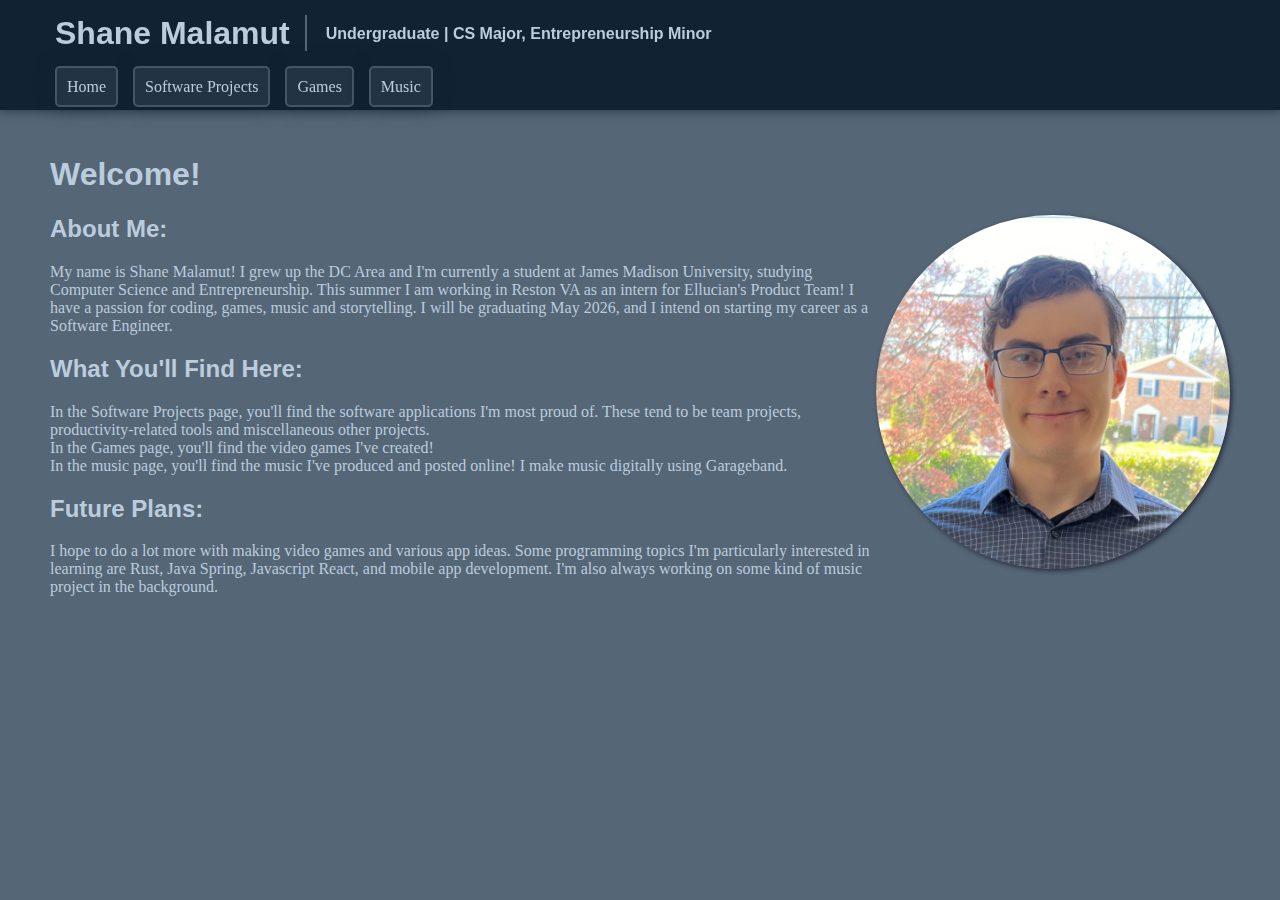
<file: index.html>
<!DOCTYPE html>
<html lang="en">
    <head>
        <link rel="stylesheet" href="css/style.css">
        <title>Shane Malamut | Portfolio</title>
        <meta name="viewport" content="width=device-width, initial-scale=1.0">
        <!-- <script src="./coi-serviceworker.js"></script> -->
    </head>
    <body>
        <header>
            <div class="title-block">
                <h1>Shane Malamut</h1>
                <h2>Undergraduate | CS Major, Entrepreneurship Minor</h2>
            </div>
            <!-- Navigation bar -->
            <nav>
                <ul>
                    <li><a href="index.html">Home</a></li>
                    <!-- <li><a href="pages/resume.html">Resume</a></li> -->
                    <li><a href="pages/software-projects.html">Software<span class="desktopOnly"> Projects</span></a></li>
                    <li><a href="pages/games.html">Games</a></li>
                    <li><a href="pages/music.html">Music</a></li>
                </ul>
            </nav>
        </header>
        <main>
            <h1>Welcome!</h1>
            <div class="headshot">
                <img src="./images/headshot.jpeg">
            </div>
            <h2>About Me:</h2>
            <p>My name is Shane Malamut! I grew up the DC Area and I'm currently a student at James Madison University, studying Computer Science and Entrepreneurship. This summer I am working in Reston VA as an intern for Ellucian's Product Team! I have a passion for coding, games, music and storytelling. I will be graduating May 2026, and I intend on starting my career as a Software Engineer.</p>
            <h2>What You'll Find Here:</h2>
            <p>In the Software Projects page, you'll find the software applications I'm most proud of. These tend to be team projects, productivity-related tools and miscellaneous other projects.
                <br>In the Games page, you'll find the video games I've created!
                <br>In the music page, you'll find the music I've produced and posted online! I make music digitally using Garageband.
            </p>
            <h2>Future Plans:</h2>
            <p>I hope to do a lot more with making video games and various app ideas. Some programming topics I'm particularly interested in learning are Rust, Java Spring, Javascript React, and mobile app development. I'm also always working on some kind of music project in the background.</p>
        </main>
    </body>
</html>
</file>
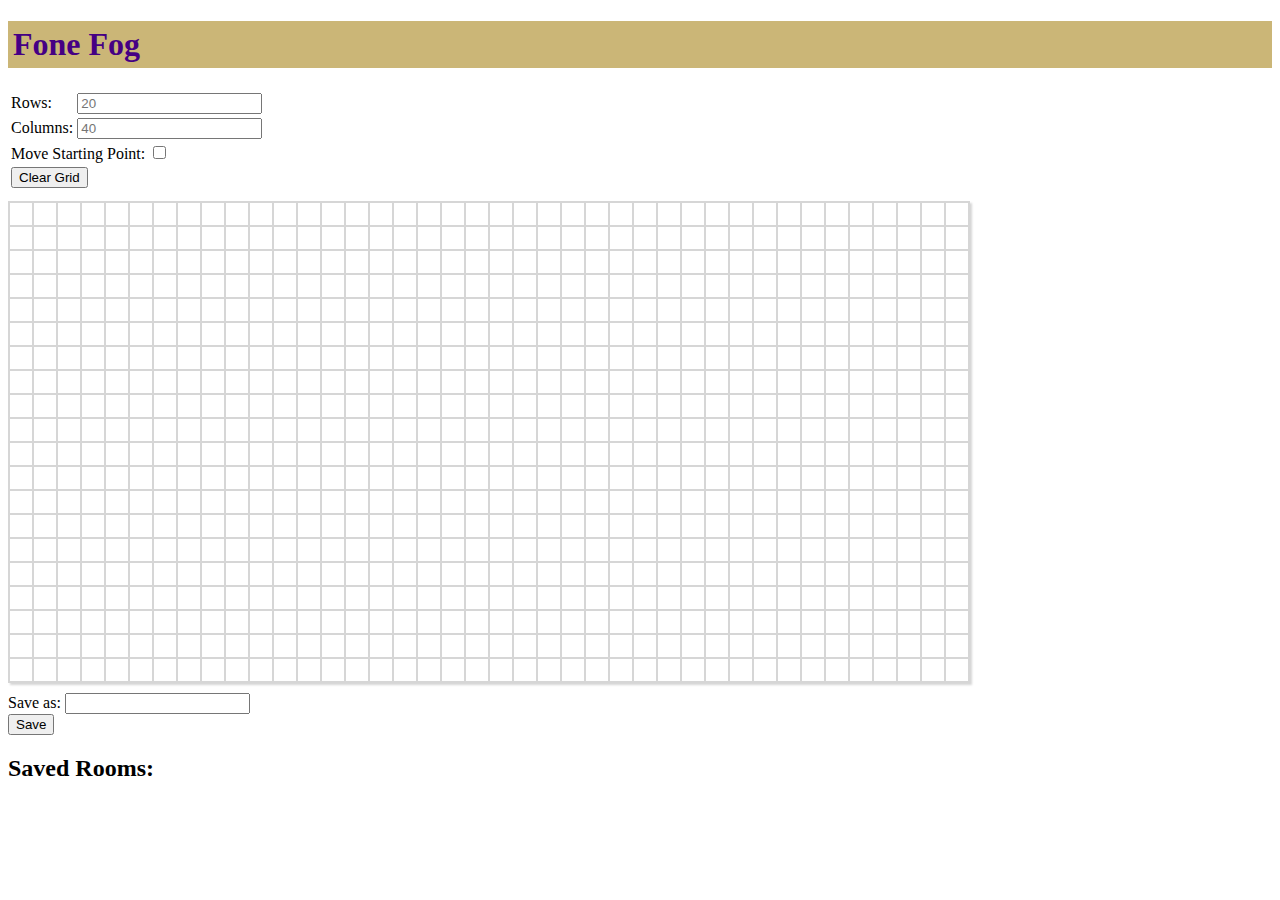
<file: projects/FoneFog/index.html>
<!DOCTYPE html>
<html lang="en">
    <head>
    <meta charset="UTF-8">
    <meta name="viewport" content="width=device-width, initial-scale=1.0">
    <title>Fone Fog</title>
    <link rel="stylesheet" href="style.css">
    </head>
    <body>
    <main>
        <h1>Fone Fog</h1>
        <form id="foneForm" action="#">
            <table>
                <tr>
                    <td>
                        <label for="foneRows">Rows: </label>
                    </td>
                    <td>
                        <input id="foneRows" type="text" name="foneRows" placeholder="20">
                    </td>
                </tr>
                <tr>
                    <td>
                        <label for="foneCols">Columns: </label>
                    </td>
                    <td>
                        <input id="foneCols" type="text" name="foneCols" placeholder="40">
                    </td>
                </tr>
                <tr>
                    <td colspan="2">
                        <label for="startCheck">Move Starting Point: </label><input id="startCheck" type="checkbox" name="startCheck">
                    </td>
                </tr>
                <tr>
                    <td colspan="2">
                        <button onclick="clearGrid()" type="button">Clear Grid</button>
                    </td>
                </tr>
            </table>
        </form>
        <table id="foneGrid">
            <tbody>
            </tbody>
        </table>
        <form id="saveForm" action="#">
            <label for="saveName">Save as: </label>
            <input id="saveName" type="text" name="saveName"><br>
            <button type="submit">Save</button>
        </form>
        <h2>Saved Rooms:</h2>
        <ul id="saveList"></ul>
    </main>
    <script src="script.js"></script>
    </body>
</html>
</file>
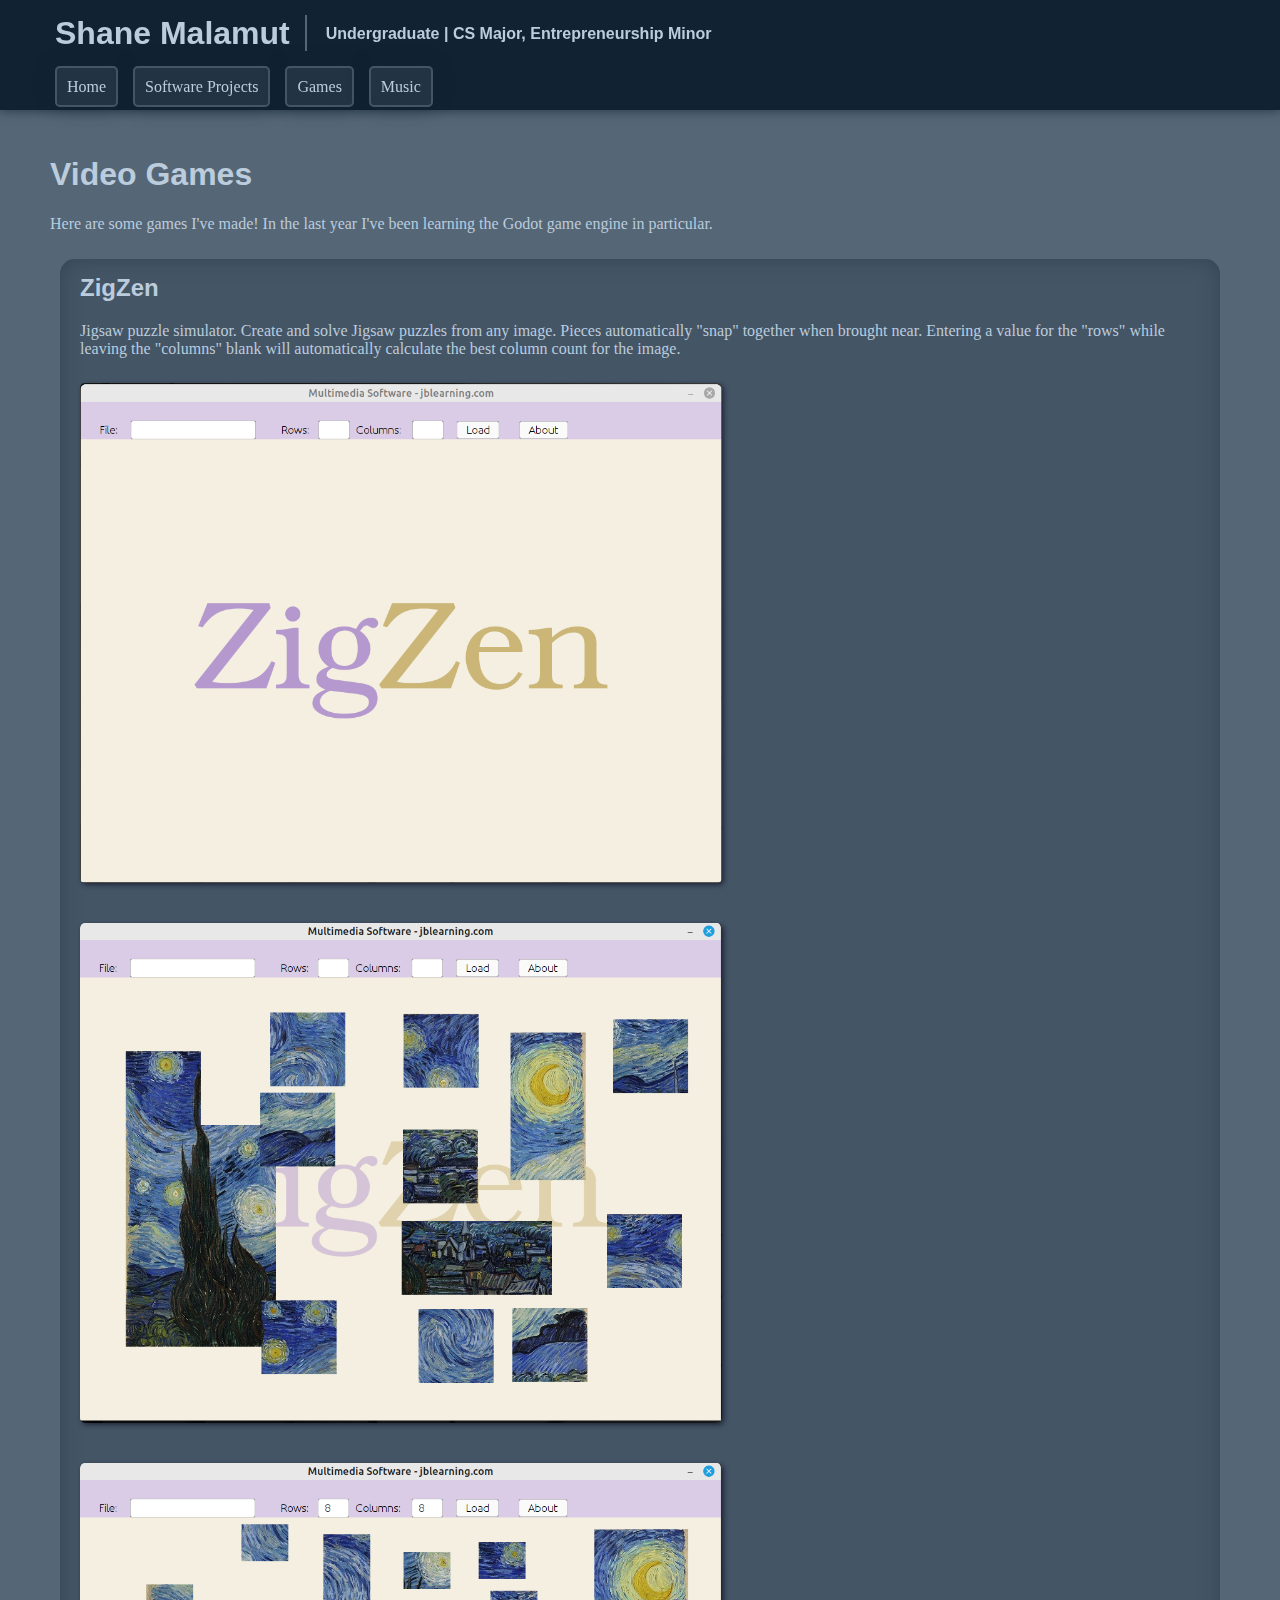
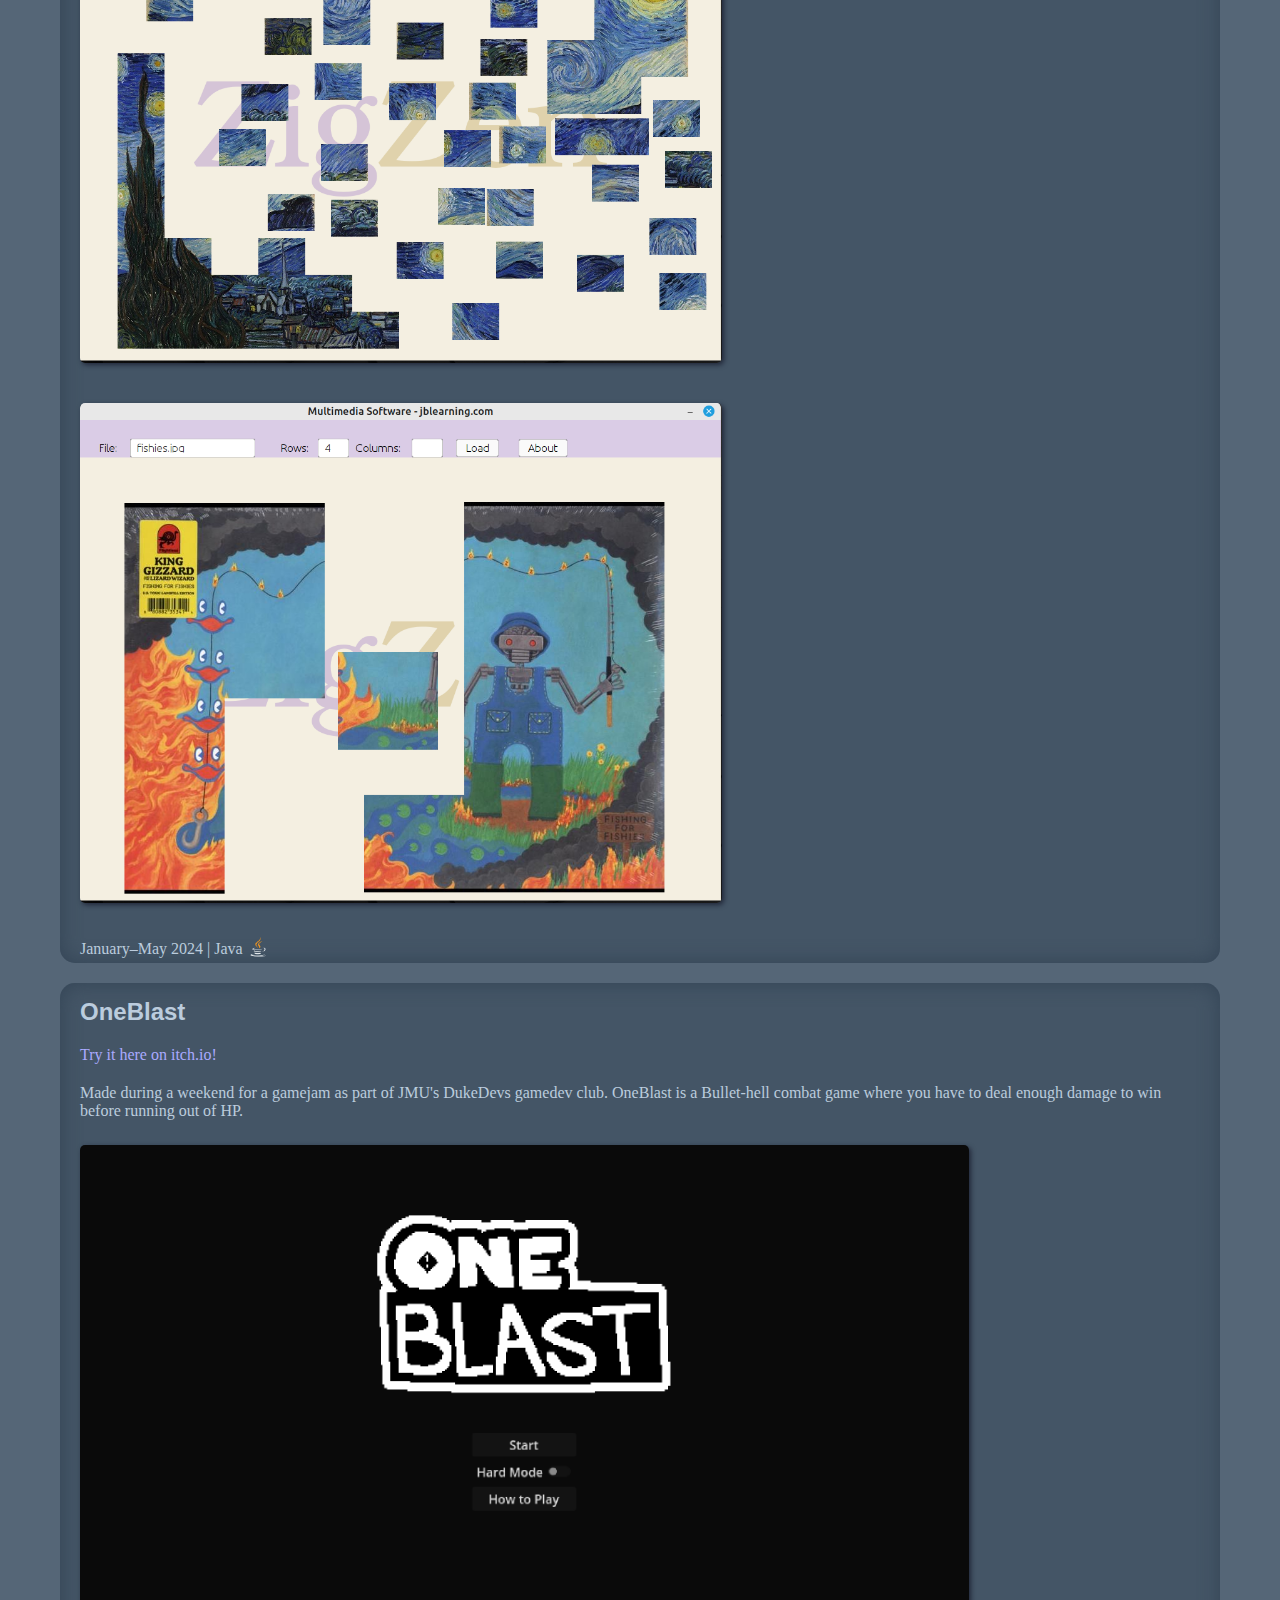
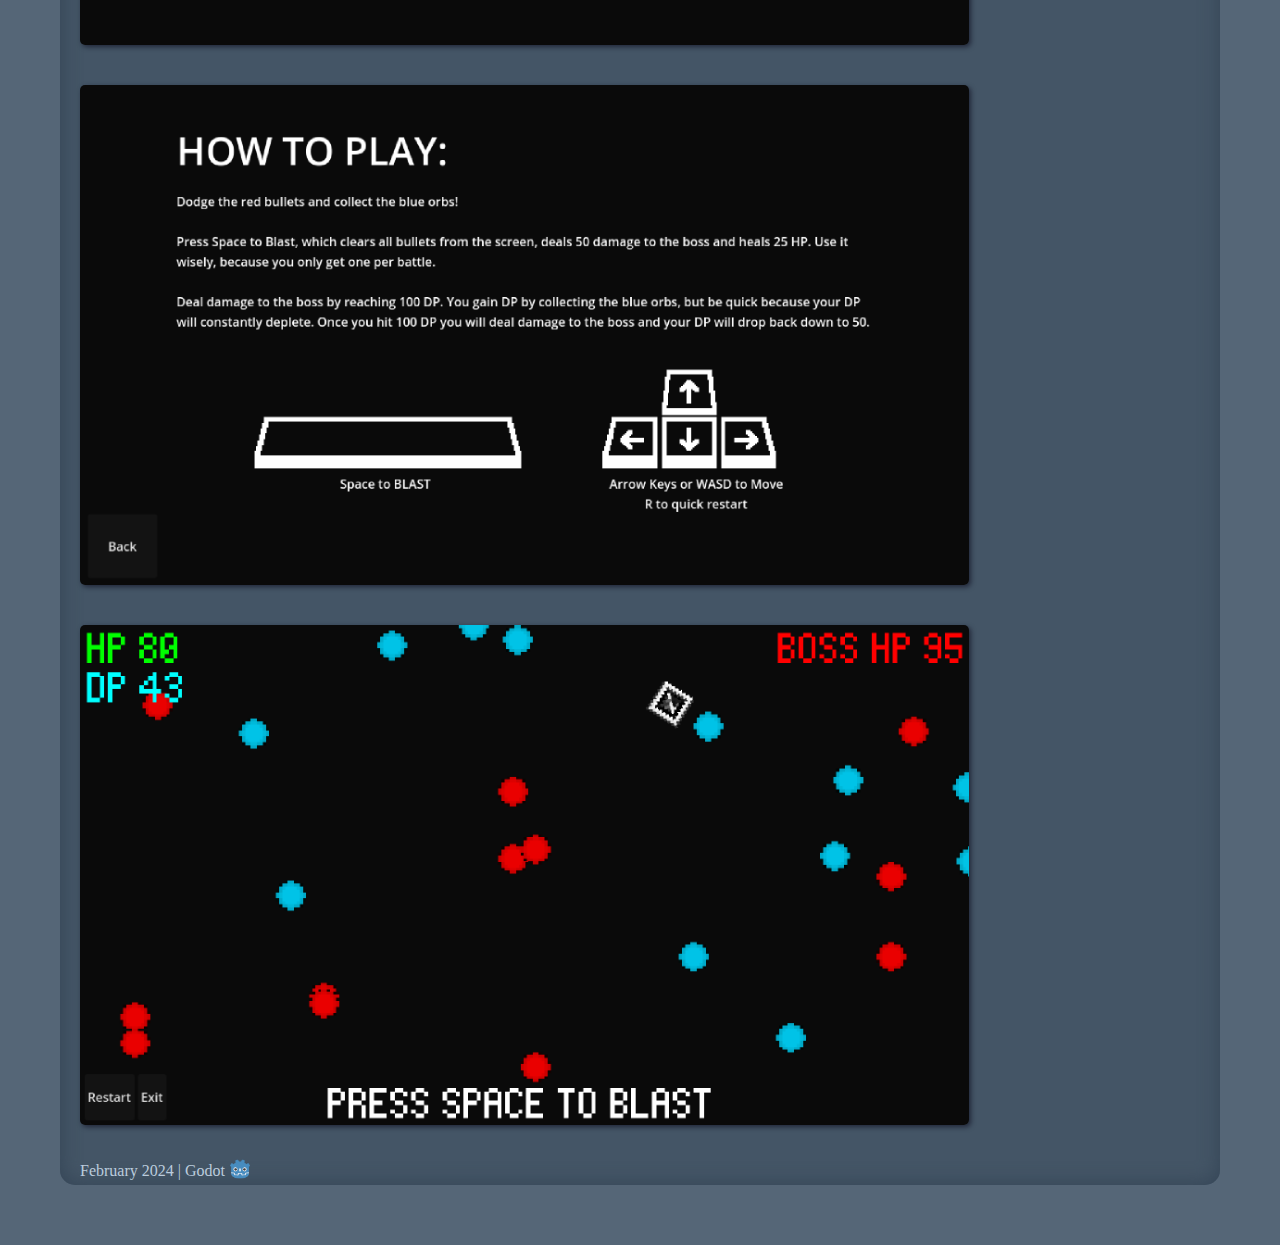
<file: pages/games.html>
<!DOCTYPE html>
<html lang="en">
    <head>
        <link rel="stylesheet" href="../css/style.css">
        <title>Shane Malamut | Portfolio</title>
        <meta name="viewport" content="width=device-width, initial-scale=1.0">
    </head>
    <body>
        <header>
            <div class="title-block">
                <h1>Shane Malamut</h1>
                <h2>Undergraduate | CS Major, Entrepreneurship Minor</h2>
            </div>
            <!-- Navigation bar -->
            <nav>
                <ul>
                    <li><a href="../index.html">Home</a></li>
                    <!-- <li><a href="resume.html">Resume</a></li> -->
                    <li><a href="software-projects.html">Software<span class="desktopOnly"> Projects</span></a></li>
                    <li><a href="games.html">Games</a></li>
                    <li><a href="music.html">Music</a></li>
                </ul>
            </nav>
        </header>
        <main>
            <h1>Video Games</h1>
            <p>Here are some games I've made! In the last year I've been learning the Godot game engine in particular.</p>
            <div class="flex-container">
                <!-- ZigZen -->
                <section class="main-panel project">
                    <div class="content">
                        <h2>ZigZen</h2>
                        <!-- <p><a href="">Download it here!</a></p> -->
                        <p>Jigsaw puzzle simulator. Create and solve Jigsaw puzzles from any image. Pieces automatically "snap" together when brought near. Entering a value for the "rows" while leaving the "columns" blank will automatically calculate the best column count for the image.</p>
                        <div class="project-images">
                            <img src="../images/ZigZen1.png">
                            <img src="../images/ZigZen2.png">
                            <img src="../images/ZigZen3.png">
                            <img src="../images/ZigZen4.png">
                        </div>
                        <p class="notes">January–May 2024 | Java<img src="../images/java.png"></p>
                    </div>
                </section>
                <!-- OneBlast -->
                <section class="main-panel project">
                    <div class="content">
                        <h2>OneBlast</h2>
                        <p><a href="https://bumblellama.itch.io/oneblast">Try it here on itch.io!</a>
                        <!-- <a href="">Or download it here instead</a>--></p>
                        <p>Made during a weekend for a gamejam as part of JMU's DukeDevs gamedev club. 
                            OneBlast is a Bullet-hell combat game where you have to deal enough damage to win before running out of HP.
                        </p>
                        <div class="project-images">
                            <img src="../images/OneBlast1.png">
                            <img src="../images/OneBlast2.png">
                            <img src="../images/OneBlast3.png">
                        </div>
                        <p class="notes">February 2024 | Godot<img src="../images/godot.png"></p>
                    </div>
                </section>
            </div>
        </main>
    </body>
</html>
</file>
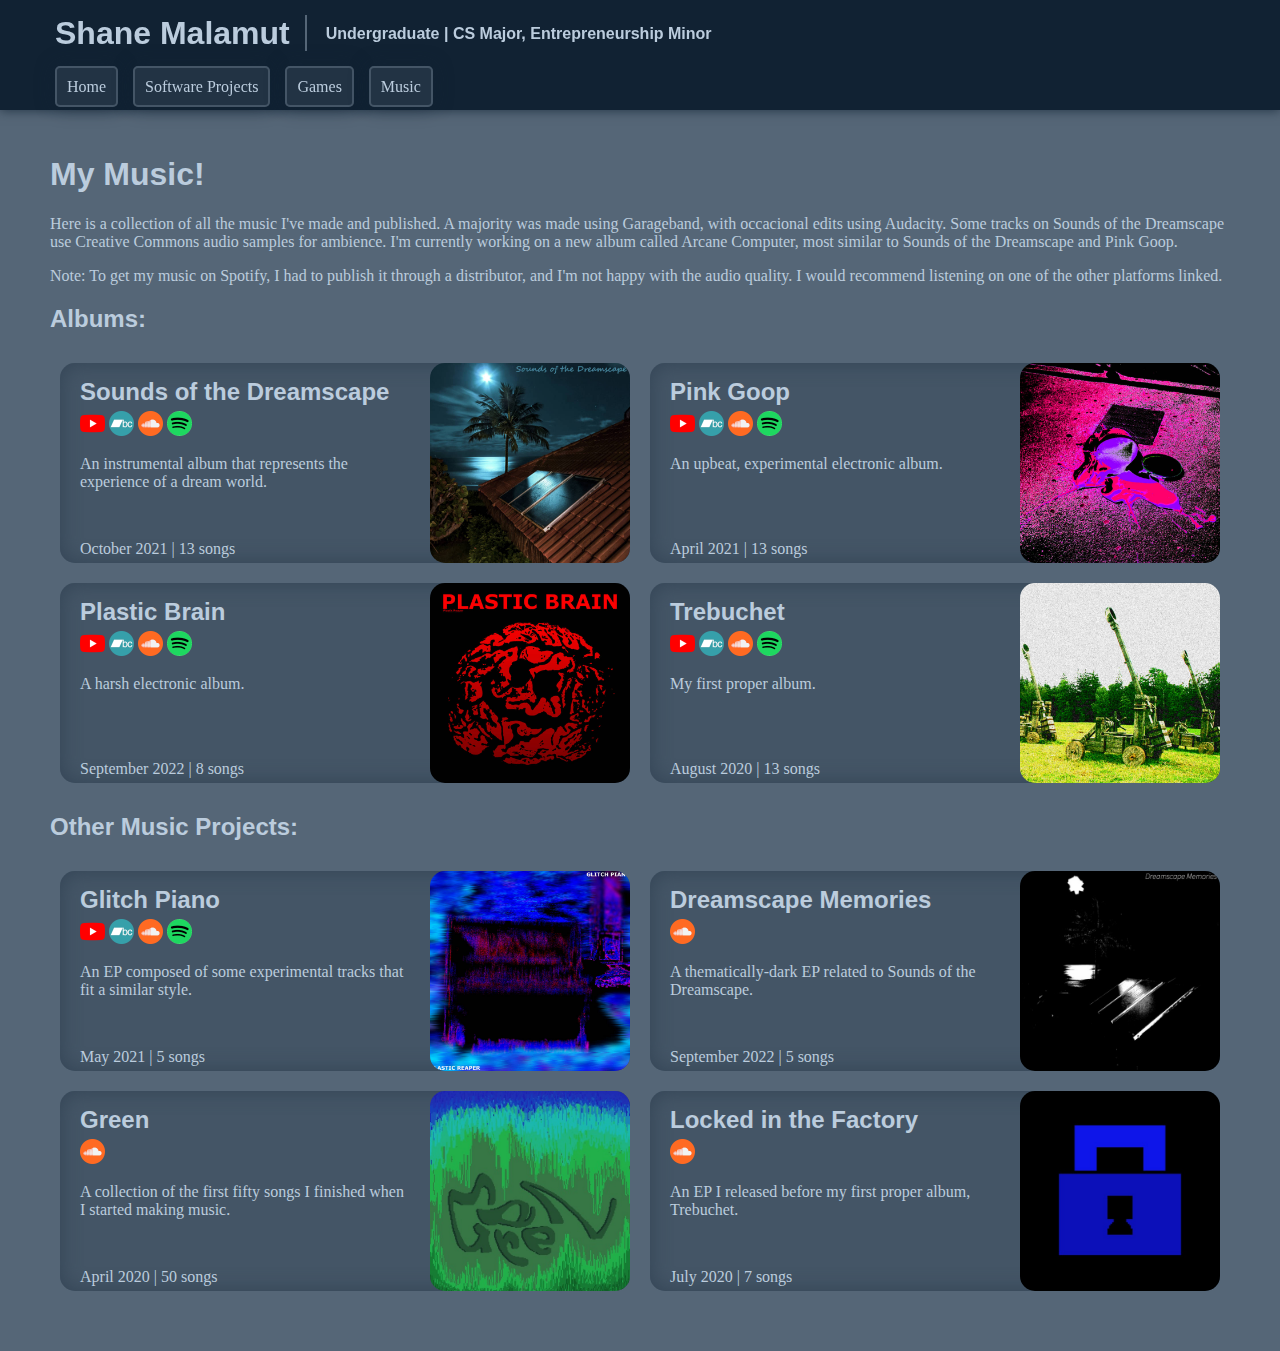
<file: pages/music.html>
<!DOCTYPE html>
<html lang="en">
    <head>
        <link rel="stylesheet" href="../css/style.css">
        <title>Shane Malamut | Portfolio</title>
        <meta name="viewport" content="width=device-width, initial-scale=1.0">
    </head>
    <body>
        <header>
            <div class="title-block">
                <h1>Shane Malamut</h1>
                <h2>Undergraduate | CS Major, Entrepreneurship Minor</h2>
            </div>
            <!-- Navigation bar -->
            <nav>
                <ul>
                    <li><a href="../index.html">Home</a></li>
                    <!-- <li><a href="resume.html">Resume</a></li> -->
                    <li><a href="software-projects.html">Software<span class="desktopOnly"> Projects</span></a></li>
                    <li><a href="games.html">Games</a></li>
                    <li><a href="music.html">Music</a></li>
                </ul>
            </nav>
        </header>
        <main>
            <h1>My Music!</h1>
            <p>Here is a collection of all the music I've made and published. A majority was made using Garageband, with occacional edits using Audacity. Some tracks on Sounds of the Dreamscape use Creative Commons audio samples for ambience. I'm currently working on a new album called Arcane Computer, most similar to Sounds of the Dreamscape and Pink Goop.</p>
            <p>Note: To get my music on Spotify, I had to publish it through a distributor, and I'm not happy with the audio quality. I would recommend listening on one of the other platforms linked.</p>
            <h2>Albums:</h2>
            <!-- Album section panels -->
            <div class="flex-container">
                <!-- Sounds of the Dreamscape -->
                <section class="main-panel album">
                    <div class="content">
                        <h2>Sounds of the Dreamscape</h2>
                        <div class="icon-links">
                            <a href="https://www.youtube.com/watch?v=xL0tM4h2F1E&list=PLrIbM_8wbSMKJ2m7HVizhMNIuL-a9j02X">
                                <img src="../images/youtube.png"></img>
                            </a>
                            <a href="https://plastic-reaper.bandcamp.com/album/sounds-of-the-dreamscape">
                                <img src="../images/bandcamp.png"></img>
                            </a>
                            <a href="https://soundcloud.com/plastic-reaper/sets/sounds-of-the-dreamscape">
                                <img src="../images/soundcloud.png"></img>
                            </a>
                            <a href="https://open.spotify.com/album/0IEyZsNjH1ojQQtVGinA9m">
                                <img src="../images/spotify.png"></img>
                            </a>
                        </div>
                        <p>An instrumental album that represents the experience of a dream world.</p>
                        <p class="notes">October 2021 | 13 songs</p>
                    </div>
                    <div class="image">
                        <a href="https://www.youtube.com/watch?v=xL0tM4h2F1E&list=PLrIbM_8wbSMKJ2m7HVizhMNIuL-a9j02X"><img src="../images/sotd.jpg" alt="Sounds of the Dreamscape album cover"></a>
                    </div>
                </section>
                <!-- Pink Goop -->
                <section class="main-panel album">
                    <div class="content">
                        <h2>Pink Goop</h2>
                        <div class="icon-links">
                            <a href="https://www.youtube.com/watch?v=8zCqXnd6GUE&list=PLrIbM_8wbSMJ2Qt8nW9cu2htyqKhZ6rCQ">
                                <img src="../images/youtube.png"></img>
                            </a>
                            <a href="https://plastic-reaper.bandcamp.com/album/pink-goop">
                                <img src="../images/bandcamp.png"></img>
                            </a>
                            <a href="https://soundcloud.com/plastic-reaper/sets/pink-goop">
                                <img src="../images/soundcloud.png"></img>
                            </a>
                            <a href="https://open.spotify.com/album/28zNzcF2prIo95aM2E6Ytu">
                                <img src="../images/spotify.png"></img>
                            </a>
                        </div>
                        <p>An upbeat, experimental electronic album.</p>
                        <p class="notes">April 2021 | 13 songs</p>
                    </div>
                    <div class="image">
                        <a href="https://www.youtube.com/watch?v=8zCqXnd6GUE&list=PLrIbM_8wbSMJ2Qt8nW9cu2htyqKhZ6rCQ"><img src="../images/pg.jpg" alt="Pink Goop album cover"></a>
                    </div>
                </section>
                <!-- Plastic Brain -->
                <section class="main-panel album">
                    <div class="content">
                        <h2>Plastic Brain</h2>
                        <div class="icon-links">
                            <a href="https://www.youtube.com/watch?v=3HJLNEEvbdc&list=PLrIbM_8wbSMKVLz-ev9-ZuT3z-X35zEOW">
                                <img src="../images/youtube.png"></img>
                            </a>
                            <a href="https://plastic-reaper.bandcamp.com/album/plastic-brain">
                                <img src="../images/bandcamp.png"></img>
                            </a>
                            <a href="https://soundcloud.com/plastic-reaper/sets/plastic-brain">
                                <img src="../images/soundcloud.png"></img>
                            </a>
                            <a href="https://open.spotify.com/album/0Bpc6s8uWI6SXuv3j1lbsI">
                                <img src="../images/spotify.png"></img>
                            </a>
                        </div>
                        <p>A harsh electronic album.</p>
                        <p class="notes">September 2022 | 8 songs</p>
                    </div>
                    <div class="image">
                        <a href="https://www.youtube.com/watch?v=3HJLNEEvbdc&list=PLrIbM_8wbSMKVLz-ev9-ZuT3z-X35zEOW"><img src="../images/pb.jpg" alt="Plastic Brain album cover"></a>
                    </div>
                </section>
                <!-- Trebuchet -->
                <section class="main-panel album">
                    <div class="content">
                        <h2>Trebuchet</h2>
                        <div class="icon-links">
                            <a href="https://www.youtube.com/watch?v=Sw0FYq3vMR4&list=PLrIbM_8wbSMIGkJHmqCeIUzk-35U6igTN">
                                <img src="../images/youtube.png"></img>
                            </a>
                            <a href="https://plastic-reaper.bandcamp.com/album/trebuchet">
                                <img src="../images/bandcamp.png"></img>
                            </a>
                            <a href="https://soundcloud.com/plastic-reaper/sets/trebuchet">
                                <img src="../images/soundcloud.png"></img>
                            </a>
                            <a href="https://open.spotify.com/album/7GZiJIBNO77PhQ9PZDxZq0">
                                <img src="../images/spotify.png"></img>
                            </a>
                        </div>
                        <p>My first proper album.</p>
                        <p class="notes">August 2020 | 13 songs</p>
                    </div>
                    <div class="image">
                        <a href="https://www.youtube.com/watch?v=Sw0FYq3vMR4&list=PLrIbM_8wbSMIGkJHmqCeIUzk-35U6igTN"><img src="../images/t.jpg" alt="Trebuchet album cover"></a>
                    </div>
                </section>
            </div>
            <h2>Other Music Projects:</h2>
            <div class="flex-container">
                <!-- Glitch Piano -->
                <section class="main-panel album">
                    <div class="content">
                        <h2>Glitch Piano</h2>
                        <div class="icon-links">
                            <a href="https://www.youtube.com/watch?v=-PQ8G7Oo644&list=PLrIbM_8wbSMJajUdsnhjCxKzMCDhUptHn">
                                <img src="../images/youtube.png"></img>
                            </a>
                            <a href="https://plastic-reaper.bandcamp.com/album/glitch-piano">
                                <img src="../images/bandcamp.png"></img>
                            </a>
                            <a href="https://soundcloud.com/plastic-reaper/sets/glitch-piano">
                                <img src="../images/soundcloud.png"></img>
                            </a>
                            <a href="https://open.spotify.com/album/6ymMwWpEWz1yI0CbEXFdZs">
                                <img src="../images/spotify.png"></img>
                            </a>
                        </div>
                        <p>An EP composed of some experimental tracks that fit a similar style.</p>
                        <p class="notes">May 2021 | 5 songs</p>
                    </div>
                    <div class="image">
                        <a href="https://www.youtube.com/watch?v=-PQ8G7Oo644&list=PLrIbM_8wbSMJajUdsnhjCxKzMCDhUptHn"><img src="../images/gp.jpg" alt="Glitch Piano album cover"></a>
                    </div>
                </section>
                <!-- Dreamscape Memories -->
                <section class="main-panel album">
                    <div class="content">
                        <h2>Dreamscape Memories</h2>
                        <div class="icon-links">
                            <a href="https://soundcloud.com/plastic-reaper-2/sets/dreamscape-memories">
                                <img src="../images/soundcloud.png"></img>
                            </a>
                        </div>
                        <p>A thematically-dark EP related to Sounds of the Dreamscape.</p>
                        <p class="notes">September 2022 | 5 songs</p>
                    </div>
                    <div class="image">
                        <a href="https://soundcloud.com/plastic-reaper-2/sets/dreamscape-memories"><img src="../images/dm.jpg" alt="Dreamscape Memories album cover"></a>
                    </div>
                </section>
                <!-- Green -->
                <section class="main-panel album">
                    <div class="content">
                        <h2>Green</h2>
                        <div class="icon-links">
                            <a href="https://soundcloud.com/plastic-reaper-2/sets/green">
                                <img src="../images/soundcloud.png"></img>
                            </a>
                        </div>
                        <p>A collection of the first fifty songs I finished when I started making music.</p>
                        <p class="notes">April 2020 | 50 songs</p>
                    </div>
                    <div class="image">
                        <a href="https://soundcloud.com/plastic-reaper-2/sets/green"><img src="../images/g.jpg" alt="Green album cover"></a>
                    </div>
                </section>
                <!-- Locked in the Factory -->
                <section class="main-panel album">
                    <div class="content">
                        <h2>Locked in the Factory</h2>
                        <div class="icon-links">
                            <a href="https://soundcloud.com/plastic-reaper-2/sets/locked-in-the-factory">
                                <img src="../images/soundcloud.png"></img>
                            </a>
                        </div>
                        <p>An EP I released before my first proper album, Trebuchet.</p>
                        <p class="notes">July 2020 | 7 songs</p>
                    </div>
                    <div class="image">
                        <a href="https://soundcloud.com/plastic-reaper-2/sets/locked-in-the-factory"><img src="../images/litf.jpg" alt="Locked in the Factory album cover"></a>
                    </div>
                </section>
            </div>
            <!-- <h2>Extras and Cut Tracks:</h2>
            <div class="flex-container">

            </div> -->
        </main>
    </body>
</html>
</file>
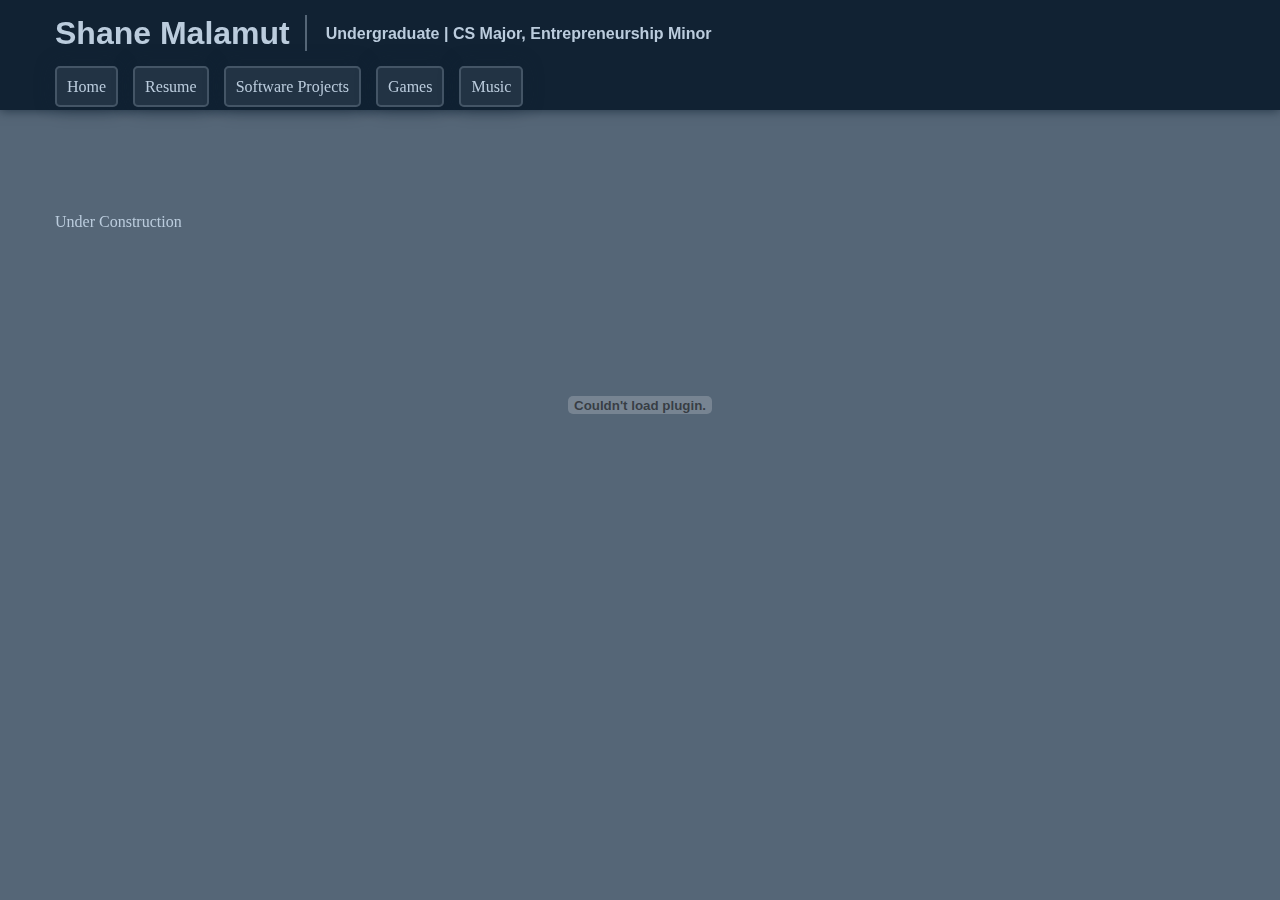
<file: pages/resume.html>
<!DOCTYPE html>
<html lang="en">
    <head>
        <link rel="stylesheet" href="../css/style.css">
        <title>Shane Malamut | Portfolio</title>
        <meta name="viewport" content="width=device-width, initial-scale=1.0">
    </head>
    <body>
        <header>
            <div class="title-block">
                <h1>Shane Malamut</h1>
                <h2>Undergraduate | CS Major, Entrepreneurship Minor</h2>
            </div>
            <!-- Navigation bar -->
            <nav>
                <ul>
                    <li><a href="../index.html">Home</a></li>
                    <li><a href="resume.html">Resume</a></li>
                    <li><a href="software-projects.html">Software<span class="DesktopOnly"> Projects</span></a></li>
                    <li><a href="games.html">Games</a></li>
                    <li><a href="music.html">Music</a></li>
                </ul>
            </nav>
            <main>
                Under Construction
            </main>
        </header>
        <object data="./resources/resume.pdf" 
                width="100%"
                height="570"
                style="margin-top: 120px;"> 
        </object> 
    </body>
</html>
</file>
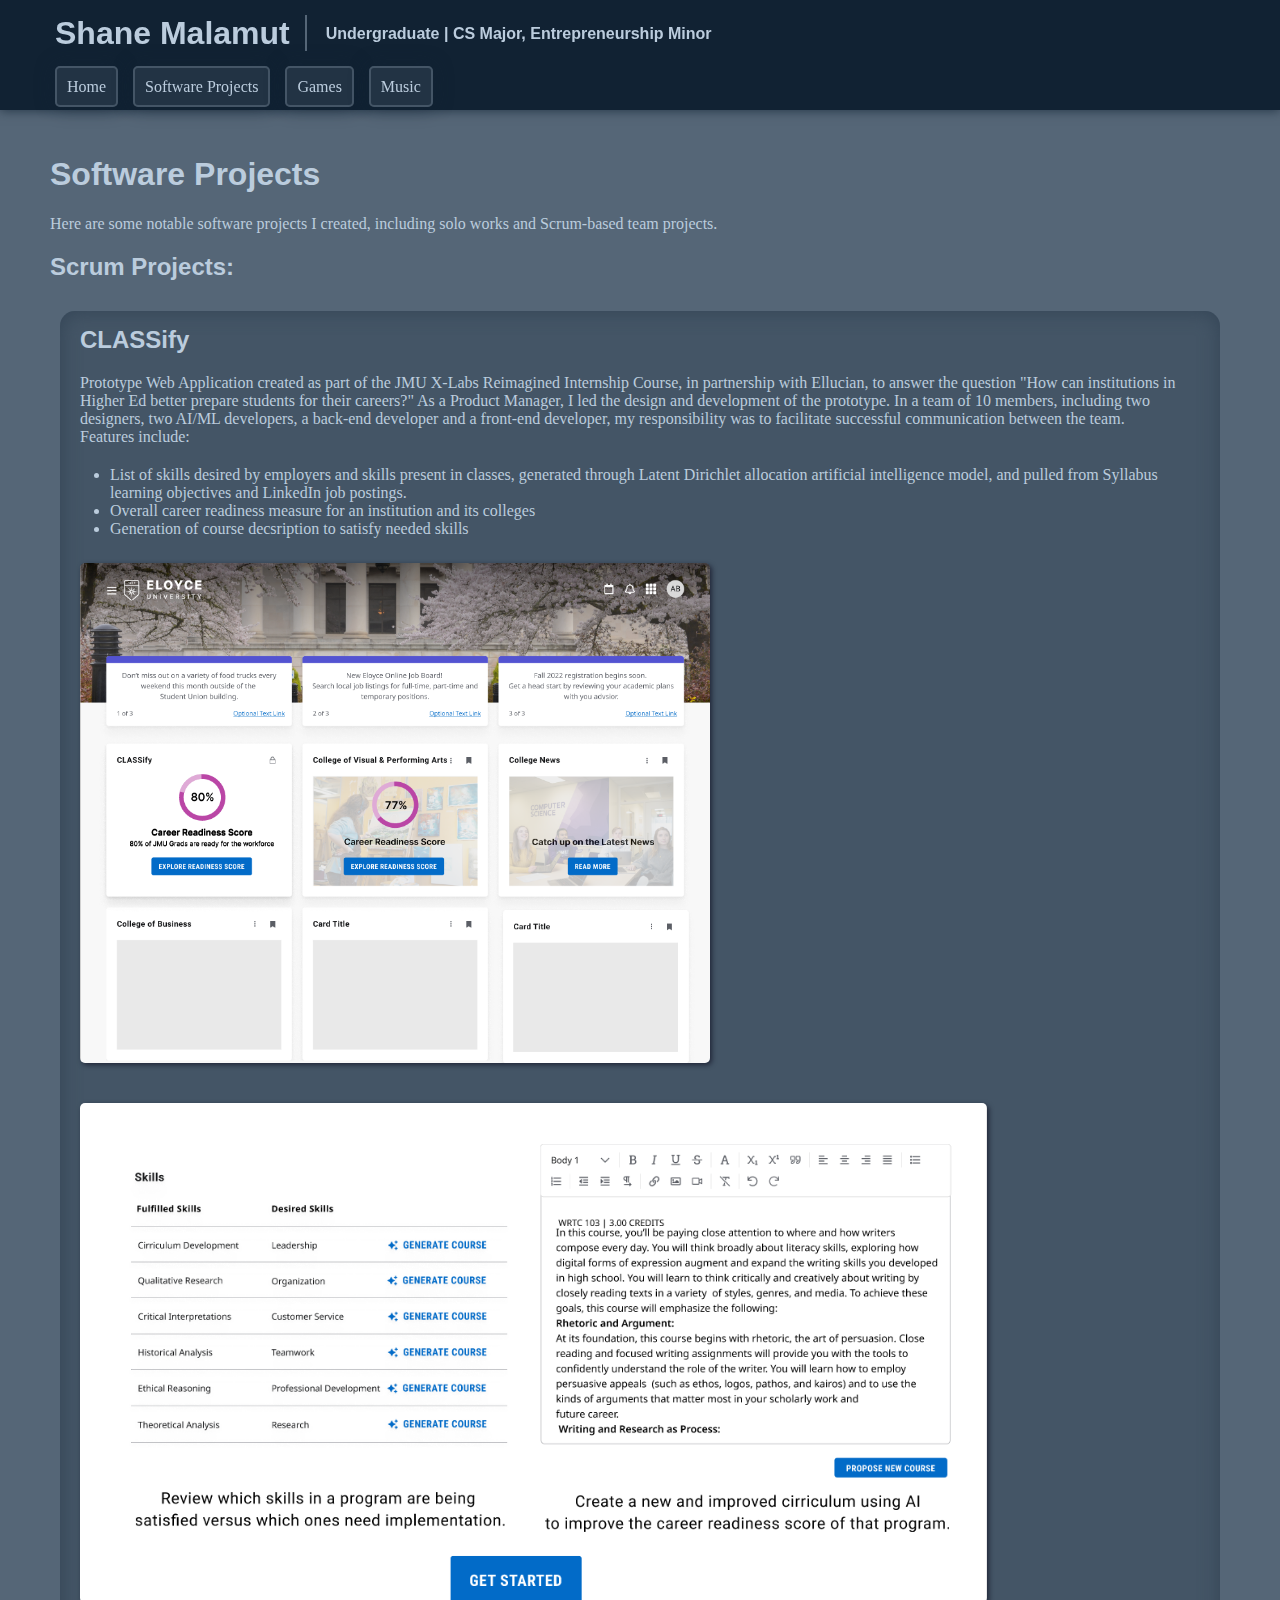
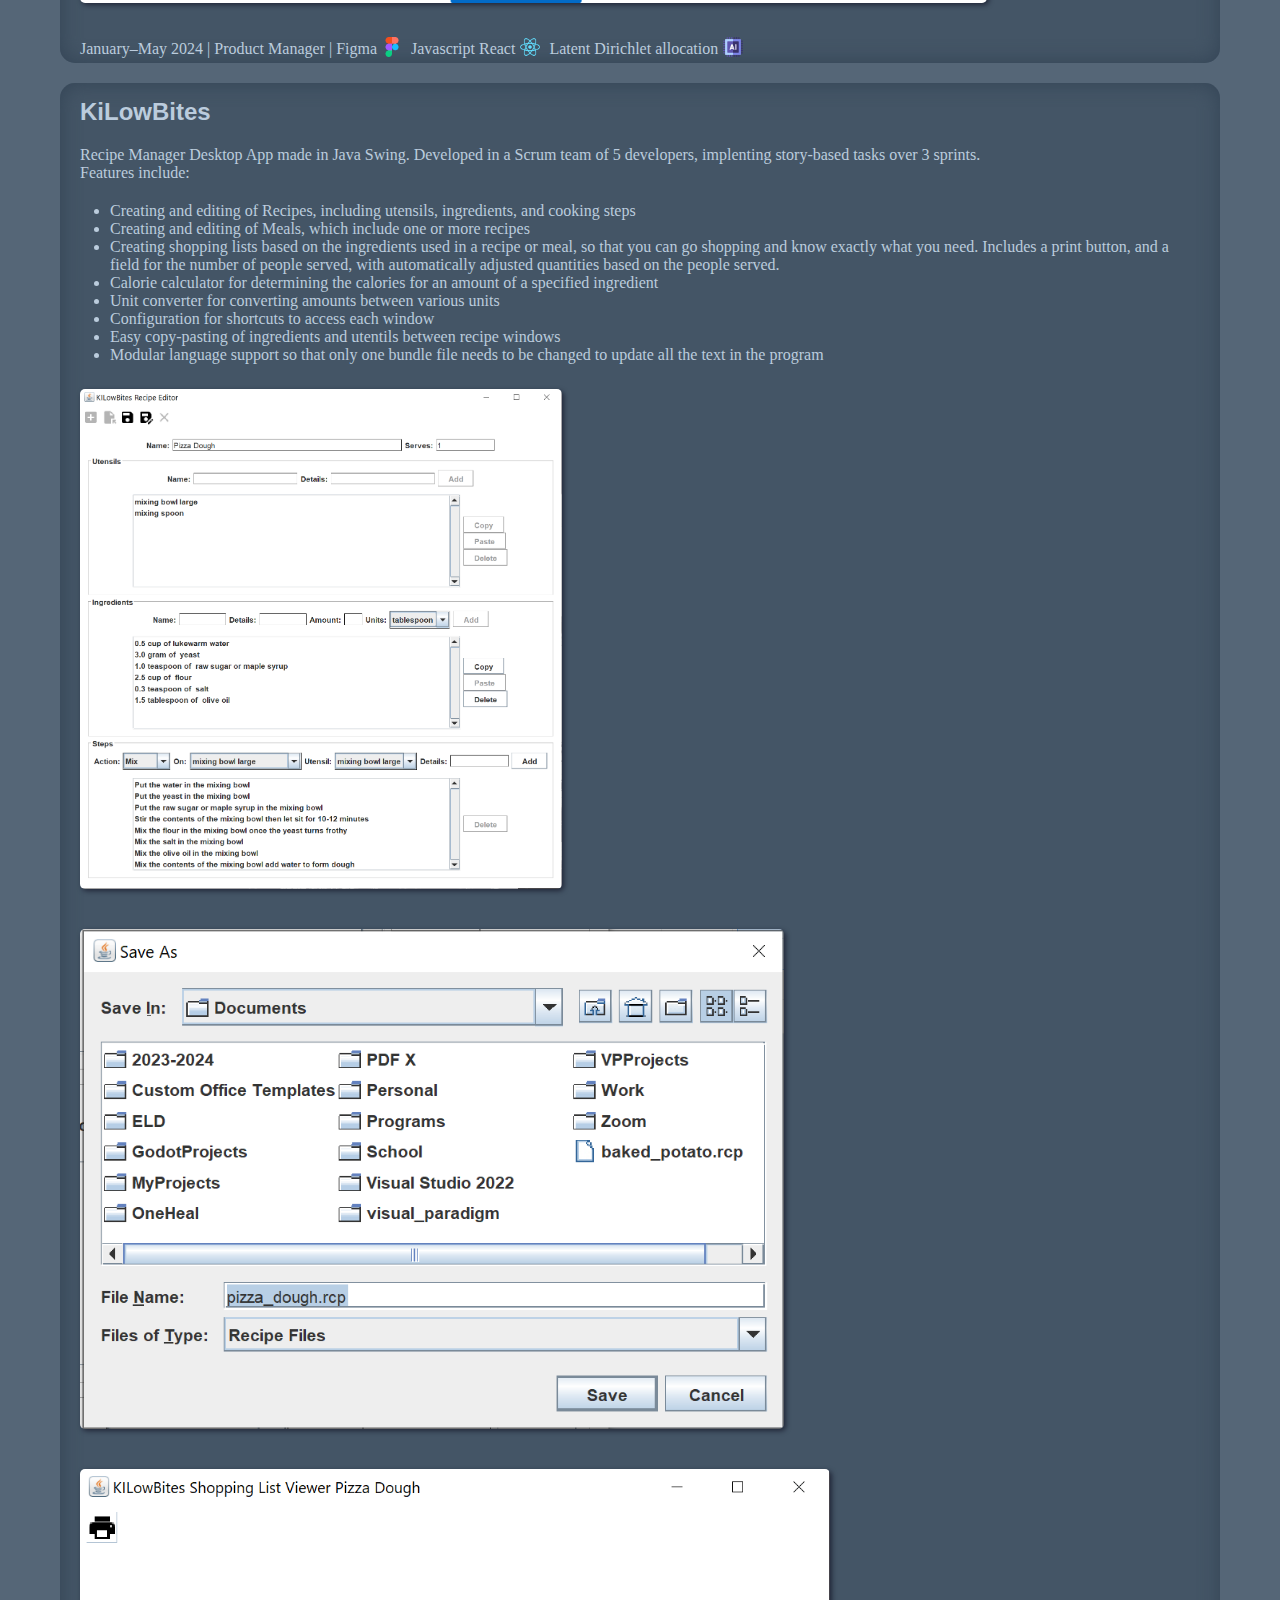
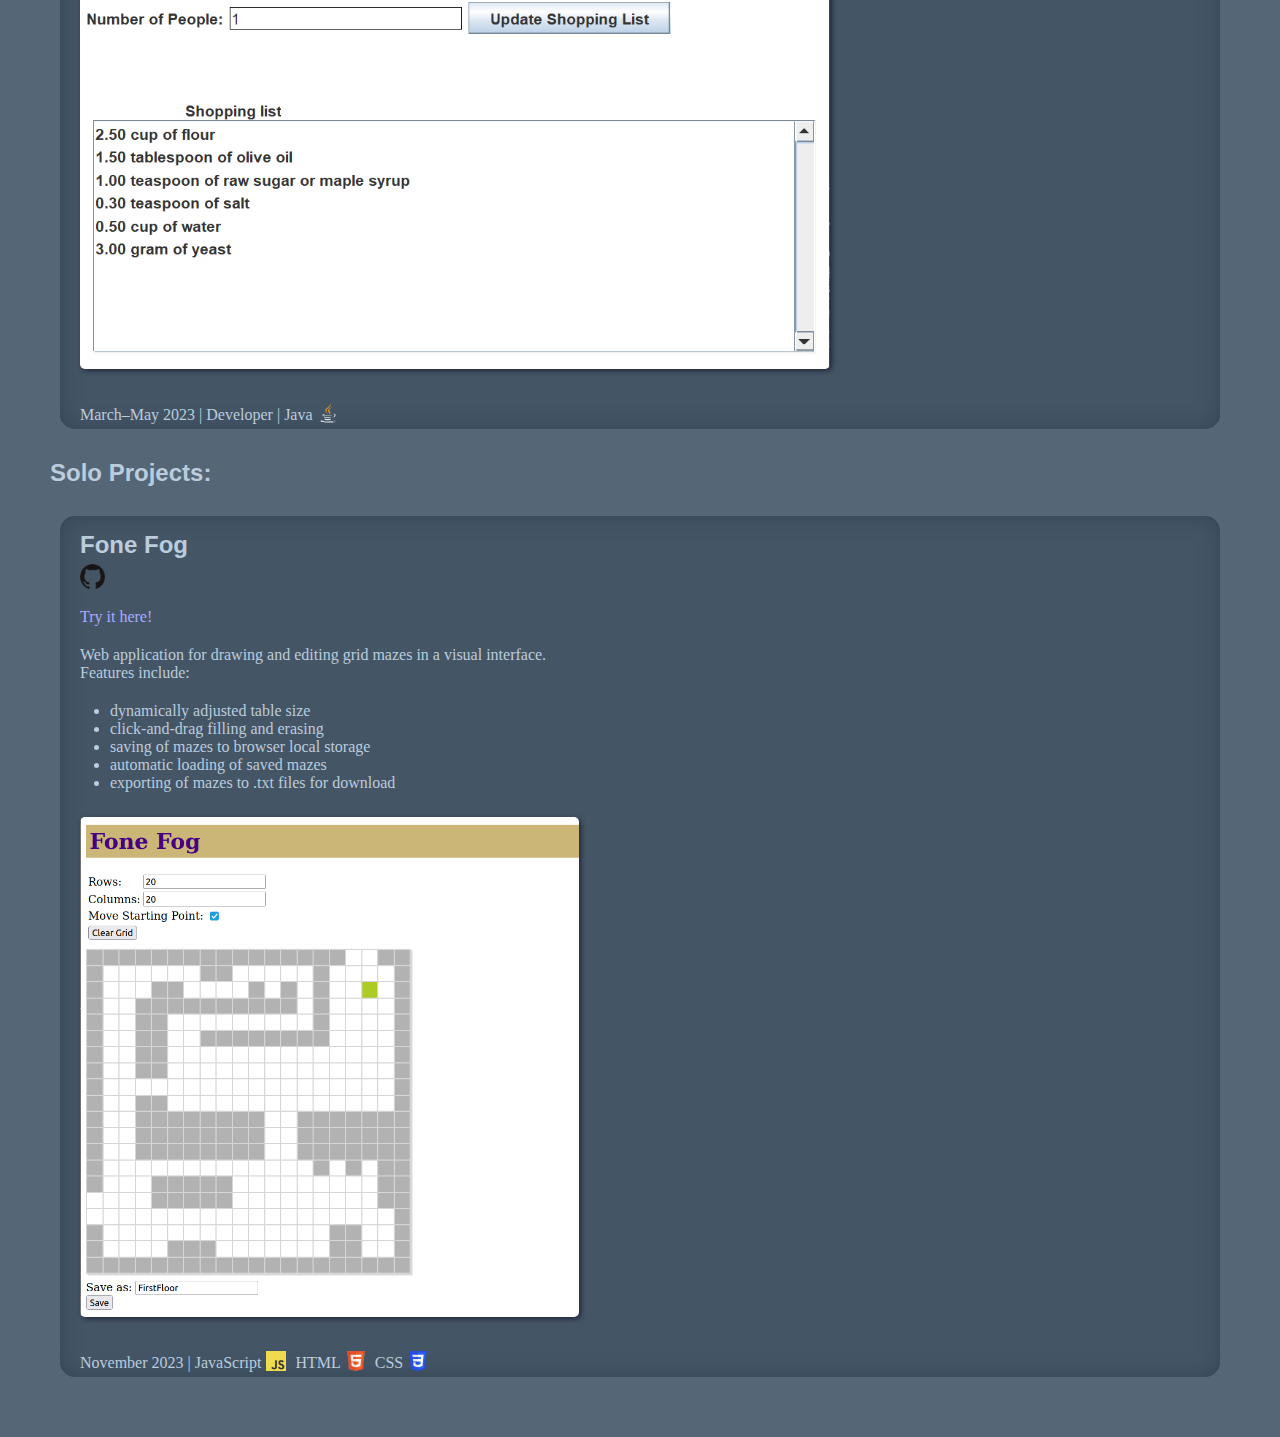
<file: pages/software-projects.html>
<!DOCTYPE html>
<html lang="en">
    <head>
        <link rel="stylesheet" href="../css/style.css">
        <title>Shane Malamut | Portfolio</title>
        <meta name="viewport" content="width=device-width, initial-scale=1.0">
    </head>
    <body>
        <header>
            <div class="title-block">
                <h1>Shane Malamut</h1>
                <h2>Undergraduate | CS Major, Entrepreneurship Minor</h2>
            </div>
            <!-- Navigation bar -->
            <nav>
                <ul>
                    <li><a href="../index.html">Home</a></li>
                    <!-- <li><a href="resume.html">Resume</a></li> -->
                    <li><a href="software-projects.html">Software<span class="desktopOnly"> Projects</span></a></li>
                    <li><a href="games.html">Games</a></li>
                    <li><a href="music.html">Music</a></li>
                </ul>
            </nav>
        </header>
        <main>
            <h1>Software Projects</h1>
            <p>Here are some notable software projects I created, including solo works and Scrum-based team projects.</p>
            <h2>Scrum Projects:</h2>
            <!-- Scrum Projects -->
            <div class="flex-container">
                <!-- Classify -->
                <section class="main-panel project">
                    <div class="content">
                        <h2>CLASSify</h2>
                        <p>Prototype Web Application created as part of the JMU X-Labs Reimagined Internship Course, in partnership with Ellucian, to answer the question "How can institutions in Higher Ed better prepare students for their careers?"
                            As a Product Manager, I led the design and development of the prototype. In a team of 10 members, including two designers, two AI/ML developers, a back-end developer and a front-end developer, 
                            my responsibility was to facilitate successful communication between the team.
                            <br>Features include:
                        </p>
                        <ul>
                            <li>List of skills desired by employers and skills present in classes, generated through Latent Dirichlet allocation artificial intelligence model, and pulled from Syllabus learning objectives and LinkedIn job postings.</li>
                            <li>Overall career readiness measure for an institution and its colleges</li>
                            <li>Generation of course decsription to satisfy needed skills</li>
                        </ul>
                        <div class="project-images">
                            <img src="../images/Classify1.png">
                            <img src="../images/Classify2.png">
                        </div>
                        <p class="notes">January–May 2024 | Product Manager | Figma<img src="../images/figma.png"> Javascript React<img src="../images/react.png"> Latent Dirichlet allocation<img src="../images/ai.png"></p>
                    </div>
                </section>
                <!-- KiLowBites -->
                <section class="main-panel project">
                    <div class="content">
                        <h2>KiLowBites</h2>
                        <p>Recipe Manager Desktop App made in Java Swing. Developed in a Scrum team of 5 developers, implenting story-based tasks over 3 sprints.
                            <br>Features include:
                        </p>
                        <ul>
                            <li>Creating and editing of Recipes, including utensils, ingredients, and cooking steps</li>
                            <li>Creating and editing of Meals, which include one or more recipes</li>
                            <li>Creating shopping lists based on the ingredients used in a recipe or meal, so that you can go shopping and know exactly what you need. Includes a print button, and a field for the number of people served, with automatically adjusted quantities based on the people served.</li>
                            <li>Calorie calculator for determining the calories for an amount of a specified ingredient</li>
                            <li>Unit converter for converting amounts between various units</li>
                            <li>Configuration for shortcuts to access each window</li>
                            <li>Easy copy-pasting of ingredients and utentils between recipe windows</li>
                            <li>Modular language support so that only one bundle file needs to be changed to update all the text in the program</li>
                        </ul>
                        <div class="project-images">
                            <img src="../images/KiLowBites1.png">
                            <img src="../images/KiLowBites2.png">
                            <img src="../images/KiLowBites3.png">
                        </div>
                        <p class="notes">March–May 2023 | Developer | Java<img src="../images/java.png"></p>
                    </div>
                </section>
            </div>
            <h2>Solo Projects:</h2>
            <!-- Solo Projects -->
            <div class="flex-container">
                <!-- Fone Fog -->
                <section class="main-panel project">
                    <div class="content">
                        <h2>Fone Fog</h2>
                        <div class="icon-links">
                            <a href="https://github.com/ShaneMalamut/fonefog">
                                <img src="../images/github.png"></img>
                            </a>
                            </a>
                        </div>
                        <p><a href="../projects/FoneFog/">Try it here!</a></p>
                        <p>Web application for drawing and editing grid mazes in a visual interface.
                            <br>Features include:
                        </p>
                        <ul>
                            <li>dynamically adjusted table size</li>
                            <li>click-and-drag filling and erasing</li>
                            <li>saving of mazes to browser local storage</li>
                            <li>automatic loading of saved mazes</li>
                            <li>exporting of mazes to .txt files for download</li>
                        </ul>
                        <div class="project-images">
                            <img src="../images/FoneFog1.png">
                        </div>
                        <p class="notes">November 2023 | JavaScript<img src="../images/javascript.png"> HTML<img src="../images/html.png"> CSS<img src="../images/css.png"></p>
                    </div>
                </section>
            </div>
                <!-- 
                    discord bot?
                    mediawiki extensions?
                    rust programs?
                    python programs?
                    REACT?
                    Java Spring? 
                    mobile apps?
                -->
        </main>
    </body>
</html>
</file>
<file: css/style.css>
/* Styling for common elements */
body {
    background: #567;
    color: #bcd;
    margin: 0;
    font-family: "Times New Roman";
}

main {
    padding: 50px;
    padding-top: 135px;
}

h1, h2 {
    font-family: Calibri, Helvetica;
}

a {
    text-decoration: none;
    color: #aaf;
}

a:hover {
    text-decoration: underline;
    color: #fff;
}

.flex-container {
    display: flex;
    flex-wrap: wrap;
}

.headshot {
    float: right;
    width: 30%;
}

.headshot img {
    border-radius: 1000px;
    max-width: 100%;
    box-shadow: #112a 2px 2px 5px;
}

/* Header styling */
header {
    height: 110px;
    width: 100%;
    background: #123;
    margin: 0;
    position: fixed;
    box-shadow: 0 1px 10px #123a;
    font-family: Calibri;
    padding: 5px;
    z-index: 10;
    box-sizing: border-box;
}

header .title-block {
    padding: 10px 50px;
}

header .title-block h1, header .title-block h2 {
    display: inline;
}

header .title-block h1 {
    padding-right: 15px;
    border-right: 2px solid #567;
    margin-right: 15px;
}

header .title-block h2 {
    font-size: 100%;
    position: relative;
    bottom: 5px;
}

/* Navigation bar styling */
header nav {
    width: 100%;
}

header nav ul {
    padding: 0 50px;
}

header nav ul li {
    display: inline;
    margin-right: 15px;
    float: left;
}

header nav a {
    color: #bcd;
    text-decoration: none;
    background: #234;
    padding: 10px;
    border-radius: 5px;
    box-shadow: 0 0 20px #1237;
    border: 2px solid #456;
}

header nav a:hover {
    background: #456;
}

/* content section styling */
section {
    margin: 10px;
    border-radius: 15px;
    box-shadow: 0 0 20px #345 inset;
    background: #456;
    box-sizing: border-box;
    position: relative;
}

section {
    width: 100%;
}

section.album {
    width: calc(50% - 20px);
}

section .content {
    float: left;
    clear: left;
    position: relative;
    width: 100%;
}

section.project .content {
    padding-bottom: 40px;
}

section.album .content {
    width: calc(100% - 200px);
    height: 200px;
}

section.main-panel p, section.main-panel ul {
    float: left;
    clear: left;
}

section .sample {
    padding: 20px;
}

section.album .image {
    float: right;
}

section.album .image a {
    height: 0;
    display: block;
}

section.album .image img {
    height: 200px;
    width: 200px;
    border-radius: 15px;
}

section p, section h2, section ul {
    padding: 0 20px;
    float: left;
    margin-bottom: 5px;
    margin-top: 15px;
}

section ul {
    padding-left: 50px;
}

section.album .image img:hover {
    box-shadow: 0 0 5px 1px #0afa;
    border-radius: 0;
    transform: scale(1.05);
}

.icon-links {
    float: left;
    clear: left;
    padding: 0 20px;
}

.icon-links img {
    width: 25px;
}

.icon-links a:hover {
    text-decoration: none;
}

.icon-links a:hover img {
    transform: scale(1.15);
}

section.input {
    width: 100%;
    padding: 20px;
}

section .notes {
    position: absolute;
    bottom: 0px;
}

section .notes img {
    width: 20px;
    padding: 0 5px;
    top: 3px;
    position: relative;
}

section .project-images {
    float: left;
    clear: left;
    display: flex;
    flex-wrap: wrap;
}

section .project-images img {
    max-height: 500px;
    margin: 20px;
    border-radius: 5px;
    box-shadow: #112a 2px 2px 5px;
    max-width: calc(100% - 40px);
}

/* Misc. formatting */
.hidden {
    display: none;
}

section.upper {
    border-radius: 15px 15px 0 0;
    margin-bottom: 0;
}

section.lower {
    border-radius: 0 0 15px 15px;
    margin-top: 5px;
}

/* Mobile accessibility */
@media (max-width: 1000px) {
    main {
        padding: 25px;
        padding-top: 10px;
    }
    
    header {
        height: 140px;
        position: static;
    }

    header nav ul {
        padding: 0 5px;
    }

    header ul li {
        line-height: 50px;
        font-size: 80%;
    }

    header .title-block {
        padding: 0 5px;
    }

    header .title-block h2 {
        font-size: 75%;
    }

    section {
        width: 100%;
    }

    section.album .image {
        position: absolute;
        right: 0;
    }

    section.album .content {
        width: 100%;
        z-index: 10;
        background: linear-gradient(to right, #456, #456a, #4560);
        border-radius: 15px;
    }

    .flex-container .album {
        width: 100%;
    }

    section .notes {
        position: static;
    }

    .desktopOnly {
        display: none;
    }
}
</file>
<file: projects/FoneFog/style.css>
#foneGrid {
    border: 1px solid #333333;
    margin: 10px 0;
    box-shadow: 2px 2px 2px 0 #D6D6D6;
    border-collapse: collapse;
}

#foneGrid td {
    background: #fff;
    width: 20px;
    height: 20px;
    border: 2px solid #D6D6D6;
}

#foneGrid td.filled {
    background: #B2B2B2;
}

#foneGrid td.marker {
    background: #ADCC23;
}

.hidden {
    display: none;
}

h1 {
    color: #450084;
    background: #CBB677;
    padding: 5px;
}

h1, h2 {
    font-family: Trebuchet MS;
}

body {
    font-family: Calibri;
    font-size: 16px;
}
</file>
